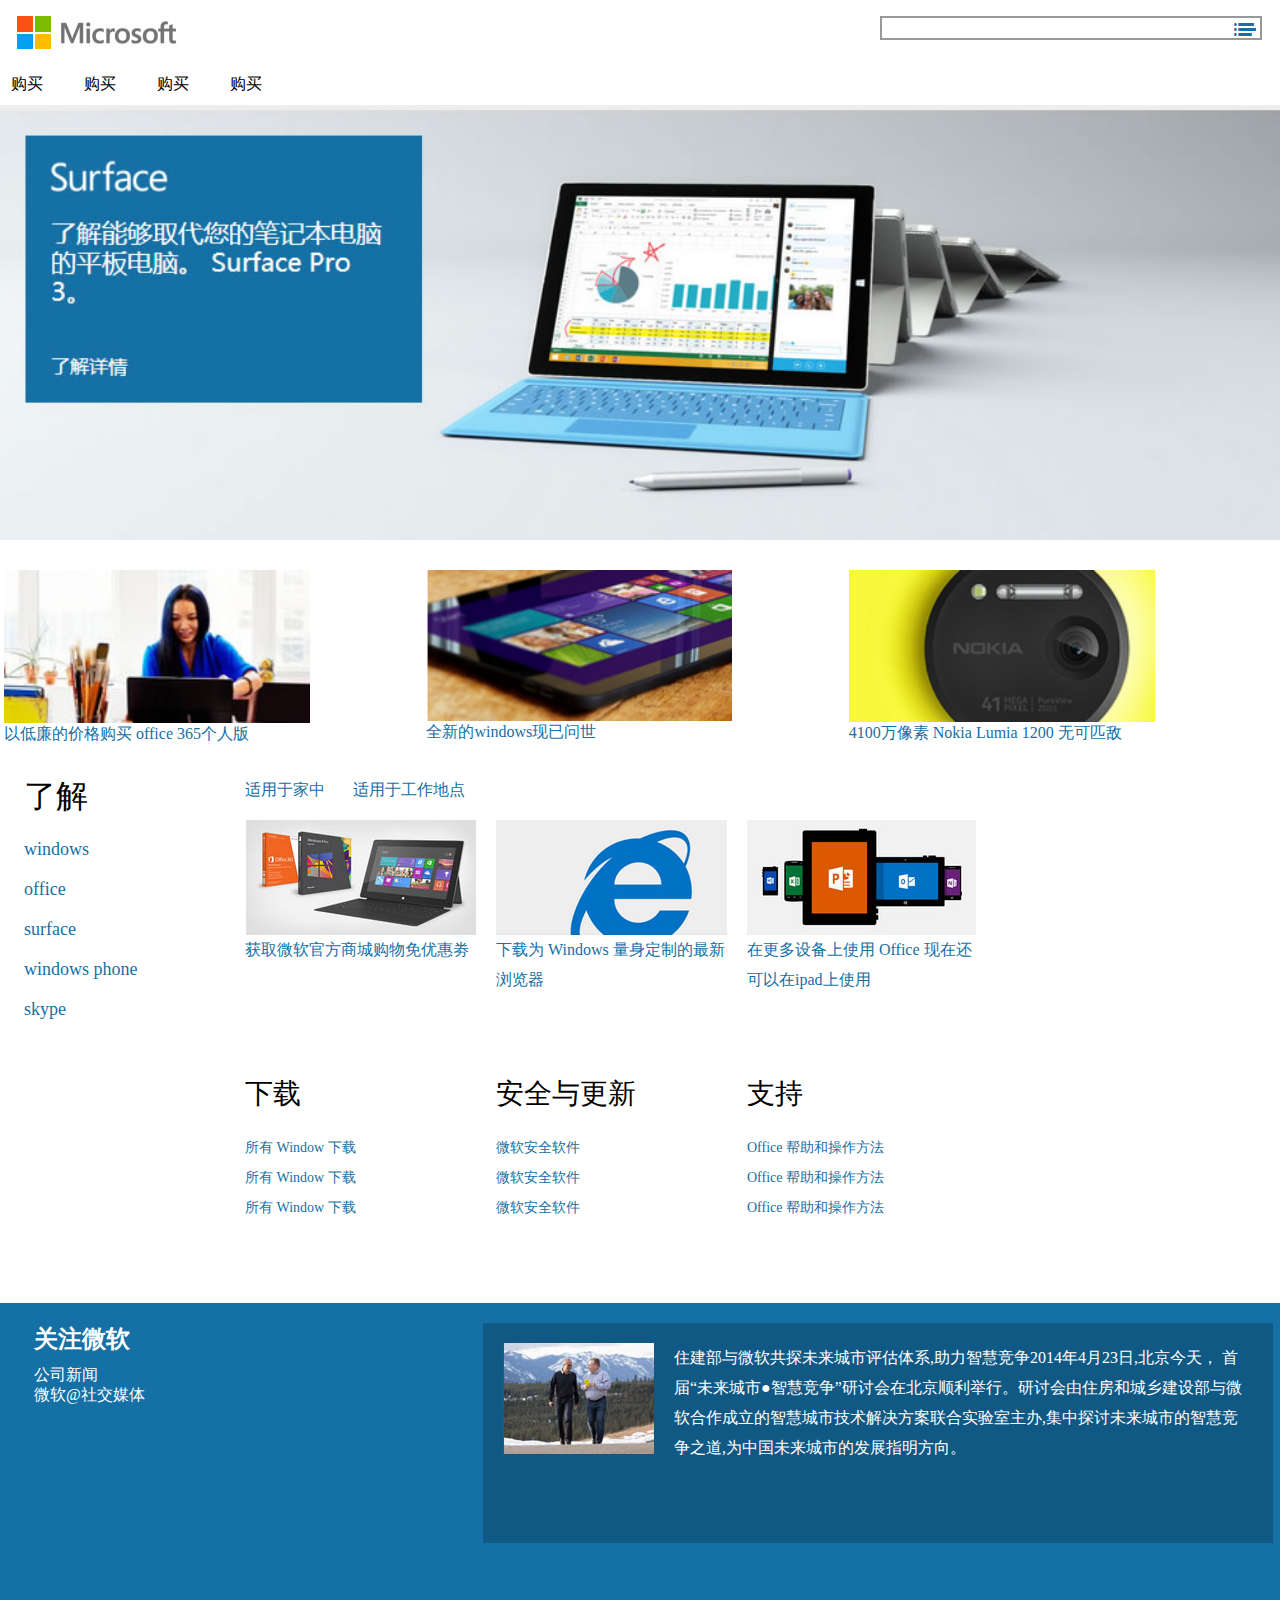
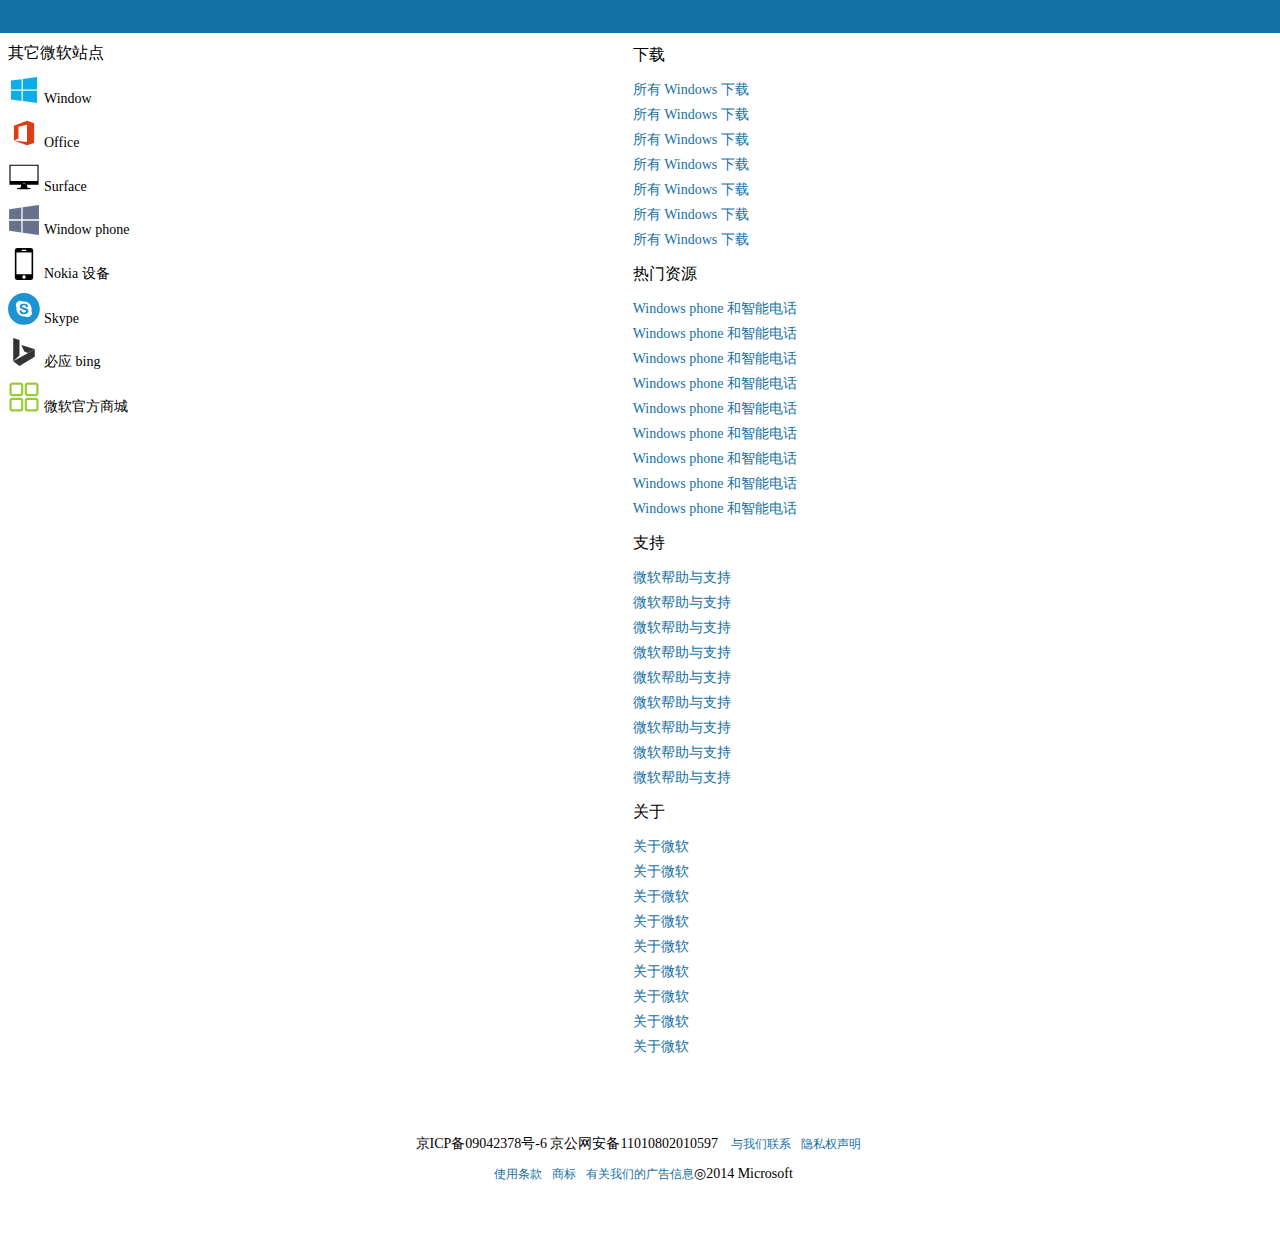
<file: index.html>
<!DOCTYPE html>
<html lang="en">
<head>
	<meta charset="UTF-8">
	<title>微软中国</title>
	<link rel="stylesheet" href="css/resrt.css" type="text/css">
    <link rel="stylesheet" href="css/phone.css" type="text/css">
    <link rel="stylesheet" href="css/pad.css" type="text/css" media="(min-width:768px)">
    <link rel="stylesheet" href="css/pc.css" type="text/css" media="(min-width:992px)">
		<script src="font/iconfont.js" ></script>
		<script src="font1/iconfont.js"></script>
    <meta id="viewport" name="viewport" content="width=device-width,minimum-scale=1,maximum-scale=1">
    <style>
				.icon {
  				width: 5em;
  				height: 5em;
  				vertical-align: -0.15em;
  				fill: currentColor;
  				overflow: hidden;
				}
				.qita .icon {
  				width: 2em;
  				height: 2em;
  				vertical-align: -0.15em;
  				fill: currentColor;
  				overflow: hidden;
				}
</style>
</head>
<body>

	<div class="header clearfix cw">
		<div class="hd_lf fl">
			<img src="images/phone_logo.jpg" alt="" class="pad_hide">
			<img src="images/pad_logo.jpg" alt="" class="phone_hide pad_show">
		</div>
		<div class="hd_rt fr">
			<p class="pad_hide">
				<a href="#">菜单</a>
				<a href="#" class="tb tb1"></a>
				<a href="#" class="tb"></a>
			</p>

			<div class="sousuo phone_hide pad_show">
				<input type="text" class="sou">
				<span class="tb"></span>
			</div>
		</div>
	</div>


	<div class="nav clearfix">
		<ul>
			<li id="shop">
				<a href="###">购买</a>
				<div class="xiala" id="xiala">
					<p>下拉菜单</p>
					<p>下拉菜单</p>
					<p>下拉菜单</p>
				</div>
			</li>
			<li id="shop2">
				<a href="###">购买</a>
				<div class="xiala" id="xiala2">
					<p>下拉菜单</p>
					<p>下拉菜单</p>
					<p>下拉菜单</p>
				</div>
			</li>
			<li id="shop3">
				<a href="###">购买</a>
				<div class="xiala" id="xiala3">
					<p>下拉菜单</p>
					<p>下拉菜单</p>
					<p>下拉菜单</p>
				</div>
			</li>
			<li id="shop4">
				<a href="###">购买</a>
				<div class="xiala" id="xiala4">
					<p>下拉菜单</p>
					<p>下拉菜单</p>
					<p>下拉菜单</p>
				</div>
			</li>
		</ul>
	</div>

	<script>
		var oShop = document.getElementById('shop');
		var oXiala = document.getElementById('xiala');
		var oShop2 = document.getElementById('shop2');
		var oXiala2 = document.getElementById('xiala2');
		var oShop3 = document.getElementById('shop3');
		var oXiala3 = document.getElementById('xiala3');
		var oShop4 = document.getElementById('shop4');
		var oXiala4 = document.getElementById('xiala4');

		oShop.onclick = function () {
			if(oXiala.style.display == 'block'){
				oXiala.style.display = 'none';
			}
			else{
				oXiala.style.display = 'block';
			}
		}
		oShop2.onclick = function () {
			if(oXiala2.style.display == 'block'){
				oXiala2.style.display = 'none';
			}
			else{
				oXiala2.style.display = 'block';
			}
		}
		oShop3.onclick = function () {
			if(oXiala3.style.display == 'block'){
				oXiala3.style.display = 'none';
			}
			else{
				oXiala3.style.display = 'block';
			}
		}
		oShop4.onclick = function () {
			if(oXiala4.style.display == 'block'){
				oXiala4.style.display = 'none';
			}
			else{
				oXiala4.style.display = 'block';
			}
		}

	</script>

	<div class="banner">
			<div class="pad_hide">
				<img src="images/phone_banner.jpg" width="100%">
				<img src="images/phone_tu2.jpg" width="100%">
				<img src="images/phone_tu3.jpg" width="100%" class="i1">
				<p>以低廉的价格购买 office 365个人版</p>
				<img src="images/phone_tu4.jpg" width="100%">
				<p>全新的windows现已问世</p>
				<img src="images/phone_tu5.jpg" width="100%">
				<p>4100万像素 Nokia Lumia 1200 无可匹敌</p>
							<div class="tubiao">
							<ul class="clearfix">
								<li class="l1">
									<svg class="icon" aria-hidden="true">
  									<use xlink:href="#icon-windows"></use>
									</svg>
									<p>Windows</p>
								</li>
								<li>
									<svg class="icon" aria-hidden="true">
  									<use xlink:href="#icon-MicrosoftOffice"></use>
									</svg>
									<p>Office</p>
								</li>
								<li>
									<svg class="icon" aria-hidden="true">
  									<use xlink:href="#icon-diannao"></use>
									</svg>
									<p>Surface</p>
								</li>
								<li class="l1">
									<svg class="icon" aria-hidden="true">
  									<use xlink:href="#icon-zifuwuicon-"></use>
									</svg>
									<p>Windows phone</p>
								</li>
								<li>
									<svg class="icon" aria-hidden="true">
  									<use xlink:href="#icon-skype"></use>
									</svg>
									<p>Skype</p>
								</li>
							</ul>
							</div>
							<div class="wenzi">
								<div class="shang">
									<img src="images/phone_wenzi.jpg">
									<p>住建部与微软共探未来城市评估体系,助力智慧竞争2014年4月23日,北京今天， 首届“未来城市●智慧竞争”研讨会在北京顺利举行。研讨会由住房和城乡建设部与微软合作成立的智慧城市技术解决方案联合实验室主办,集中探讨未来城市的智慧竞争之道,为中国未来城市的发展指明方向。</p>
								</div>
								<div class="xia">
									<h2>关注微软</h2>
									<p>公司新闻</p>
									<p>微软@社交媒体</p>
								</div>
							</div>
							</div>
		</div>
		<div class="phone_hide pad_show pc_show">
		<img src="images/pad_banner.jpg"width="100%" class="pc_hide pad_show">
		<img src="images/pad_tu2.jpg" width="100%" class="pad_show pc_hide">
		<img src="images/pc_banner.jpg" width="100%"class="pad_hide pc_show">
		<ul class="clearfix pc_show pad_show content1 cw">
			<li>
				<img src="images/pad_tu3.jpg">
				<p>以低廉的价格购买 office 365个人版</p>
			</li>
			<li>
				<img src="images/pad_tu4.png">
				<p>全新的windows现已问世</p>
			</li>
			<li>
				<img src="images/pad_tu5.png">
				<p>4100万像素 Nokia Lumia 1200 无可匹敌</p>
			</li>
		</ul>
	</div>
		<div class=" pc_show pad_show phone_hide cw clearfix">
		<div class="bnav">
			<h3>了解</h3>
			<a href="#" class="a1">windows</a>
			<a href="#">office</a>
			<a href="#">surface</a>
			<a href="#">windows phone</a>
			<a href="#">skype</a>
		</div>
		<div class="bnav2 cw">
					<a href="###" class="a">适用于家中</a>
					<a href="###" class="a">适用于工作地点</a>
					<ul class="bn2 clearfix">
						<li>
							<img src="images/pc_bnav1.jpg">
							<p>获取微软官方商城购物免优惠劵</p>
						</li>
						<li>
							<img src="images/pc_bnav2.jpg">
							<p>下载为 Windows 量身定制的最新浏览器</p>
						</li>
						<li>
							<img src="images/pc_bnav3.jpg">
							<p>在更多设备上使用 Office 现在还可以在ipad上使用</p>
						</li>
						<li>
							<h3>下载</h3>
							<a href="">所有 Window 下载 </a>
							<a href="">所有 Window 下载</a>
							<a href="">所有 Window 下载</a>
						</li>
						<li>
							<h3>安全与更新</h3>
							<a href="">微软安全软件</a>
							<a href="">微软安全软件</a>
							<a href="">微软安全软件</a>
						</li>
						<li>
							<h3>支持</h3>
							<a href="">Office 帮助和操作方法</a>
							<a href="">Office 帮助和操作方法</a>
							<a href="">Office 帮助和操作方法</a>
						</li>
					</ul>
		</div>
	</div>
	<div class="wenzi pad_show phone_hide pc_hide cw">
				<div class="shang">
					<img src="images/pad_wenzi.jpg">
					<p>住建部与微软共探未来城市评估体系,助力智慧竞争2014年4月23日,北京今天， 首届“未来城市●智慧竞争”研讨会在北京顺利举行。研讨会由住房和城乡建设部与微软合作成立的智慧城市技术解决方案联合实验室主办,集中探讨未来城市的智慧竞争之道,为中国未来城市的发展指明方向。</p>
				</div>
				<div class="xia">
					<h2>关注微软</h2>
					<p>公司新闻</p>
					<p>微软@社交媒体</p>
				</div>
</div>
	<div class="wenzi pad_hide phone_hide pc_show cw">
				<div class="shang">
					<img src="images/pad_wenzi.jpg">
					<p>住建部与微软共探未来城市评估体系,助力智慧竞争2014年4月23日,北京今天， 首届“未来城市●智慧竞争”研讨会在北京顺利举行。研讨会由住房和城乡建设部与微软合作成立的智慧城市技术解决方案联合实验室主办,集中探讨未来城市的智慧竞争之道,为中国未来城市的发展指明方向。</p>
				</div>
				<div class="xia">
					<h2>关注微软</h2>
					<p>公司新闻</p>
					<p>微软@社交媒体</p>
				</div>
</div>
<div class="foot1 cw clearfix">
<div class="qita cw clearfix">
	<p>其它微软站点</p>
	<ul class="clearfix">
		<li>
			<svg class="icon" aria-hidden="true">
      <use xlink:href="#icon-windows"></use>
     </svg>
     <span>Window</span>
		</li>
		<li>
			<svg class="icon" aria-hidden="true">
      <use xlink:href="#icon-MicrosoftOffice"></use>
     </svg>
     <span>Office</span>
		</li>
		<li>
			<svg class="icon" aria-hidden="true">
      <use xlink:href="#icon-diannao"></use>
     </svg>
     <span>Surface</span>
		</li>
		<li>
			<svg class="icon" aria-hidden="true">
      <use xlink:href="#icon-zifuwuicon-"></use>
     </svg>
     <span>Window phone</span>
		</li>
		<li>
			<svg class="icon" aria-hidden="true">
      <use xlink:href="#icon-shouji"></use>
     </svg>
     <span>Nokia 设备</span>
		</li>
		<li>
			<svg class="icon" aria-hidden="true">
      <use xlink:href="#icon-skype"></use>
     </svg>
     <span>Skype</span>
		</li>
		<li>
			<svg class="icon" aria-hidden="true">
      <use xlink:href="#icon-biying"></use>
     </svg>
     <span>必应 bing</span>
		</li>
		<li>
			<svg class="icon" aria-hidden="true">
      <use xlink:href="#icon-yingyong"></use>
     </svg>
     <span>微软官方商城</span>
		</li>
	</ul>
</div>
<ul class="xiazai cw clearfix">
	<li>
		<p>下载</p>
		<a href="#">所有 Windows 下载</a>
		<a href="#">所有 Windows 下载</a>
		<a href="#">所有 Windows 下载</a>
		<a href="#">所有 Windows 下载</a>
		<a href="#">所有 Windows 下载</a>
		<a href="#">所有 Windows 下载</a>
		<a href="#">所有 Windows 下载</a>
	</li>
	<li>
		<p>热门资源</p>
		<a href="#">Windows phone 和智能电话</a>
		<a href="#">Windows phone 和智能电话</a>
		<a href="#">Windows phone 和智能电话</a>
		<a href="#">Windows phone 和智能电话</a>
		<a href="#">Windows phone 和智能电话</a>
		<a href="#">Windows phone 和智能电话</a>
		<a href="#">Windows phone 和智能电话</a>
		<a href="#">Windows phone 和智能电话</a>
		<a href="#">Windows phone 和智能电话</a>
	</li>
	<li class="phone_hide pad_show pc_show">
		<p>支持</p>
		<a href="#">微软帮助与支持</a>
		<a href="#">微软帮助与支持</a>
		<a href="#">微软帮助与支持</a>
		<a href="#">微软帮助与支持</a>
		<a href="#">微软帮助与支持</a>
		<a href="#">微软帮助与支持</a>
		<a href="#">微软帮助与支持</a>
		<a href="#">微软帮助与支持</a>
		<a href="#">微软帮助与支持</a>
	</li>
	<li class="phone_hide pad_show pc_show">
		<p>关于</p>
		<a href="#">关于微软</a>
		<a href="#">关于微软</a>
		<a href="#">关于微软</a>
		<a href="#">关于微软</a>
		<a href="#">关于微软</a>
		<a href="#">关于微软</a>
		<a href="#">关于微软</a>
		<a href="#">关于微软</a>
		<a href="#">关于微软</a>
	</li>
</ul>
</div>
<div class="foot2 cw pad_show pc_show">
	<p>京ICP备09042378号-6 京公网安备11010802010597 <a href="#">与我们联系</a><a href="#">隐私权声明</a></p>
	<p><a href="#">使用条款</a><a href="#">商标</a><a href="#">有关我们的广告信息</a>◎2014 Microsoft</p>
</div>
</body>
</html>
</file>
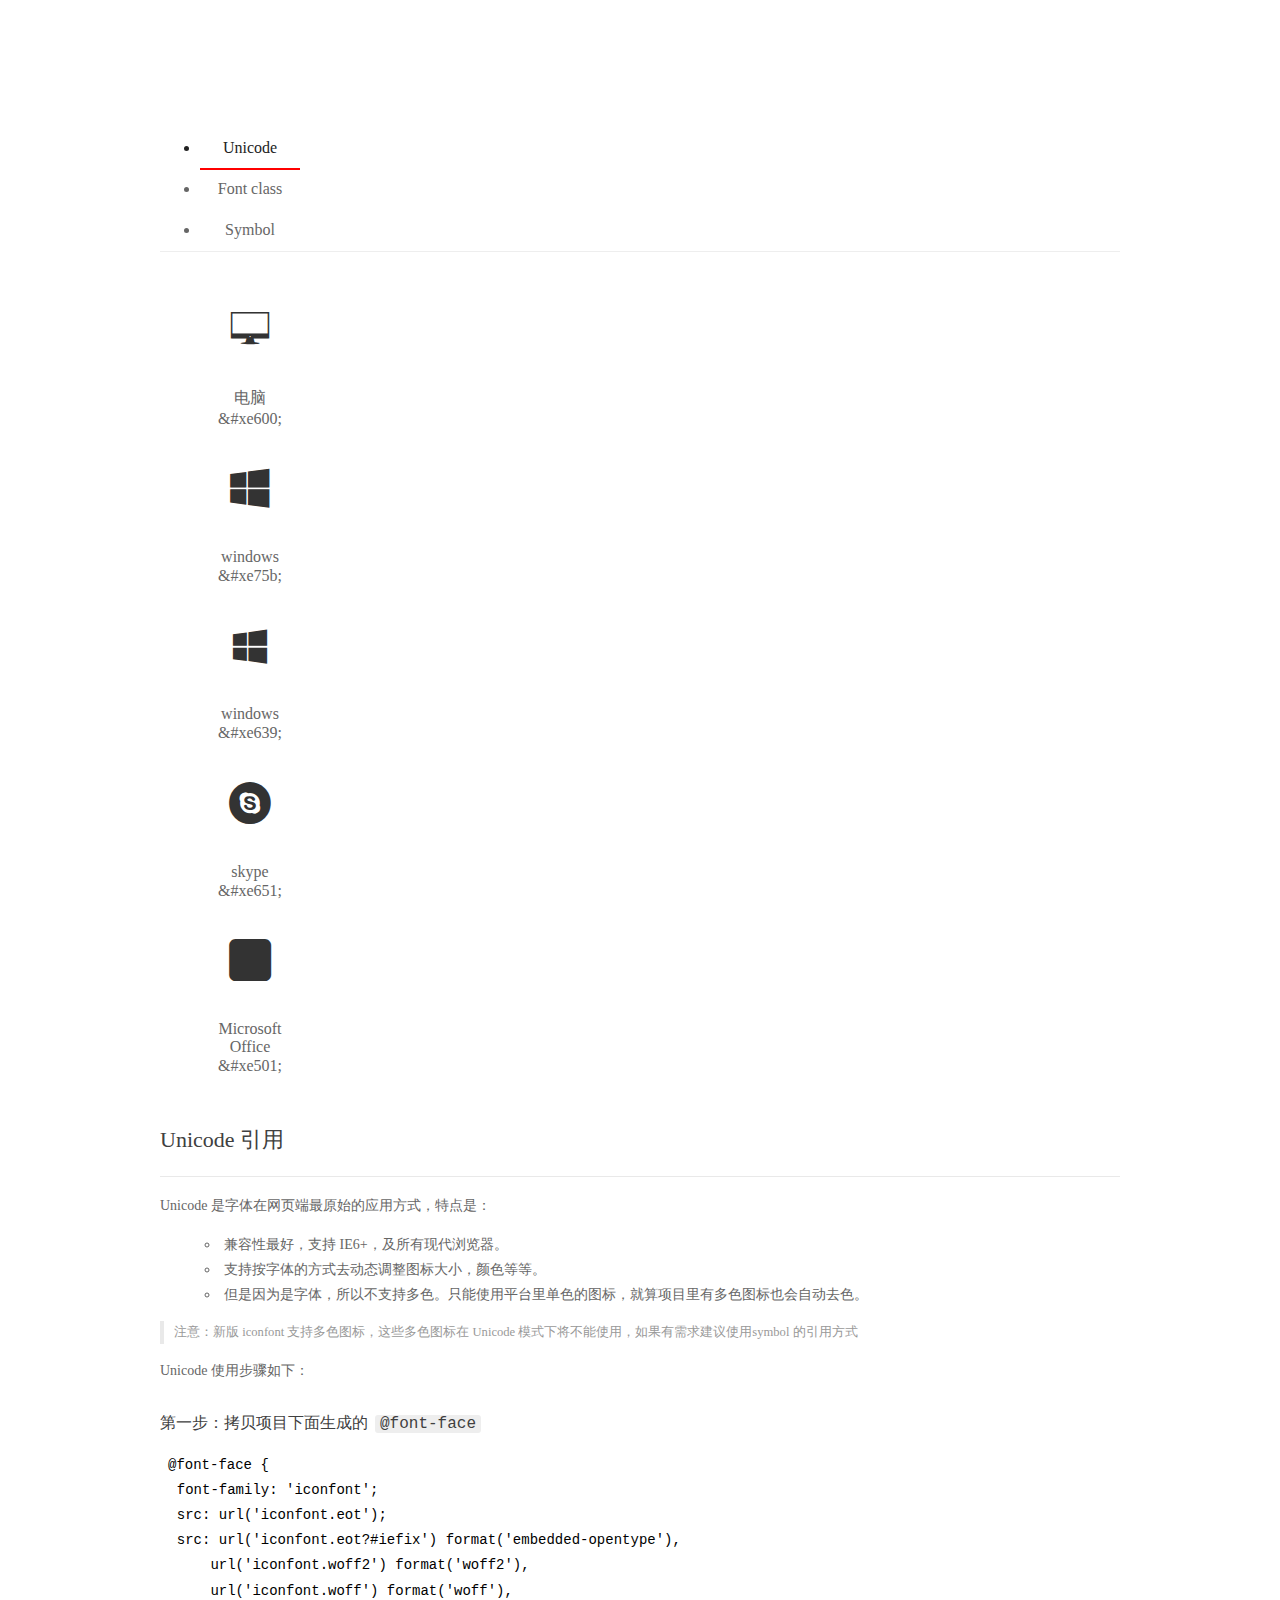
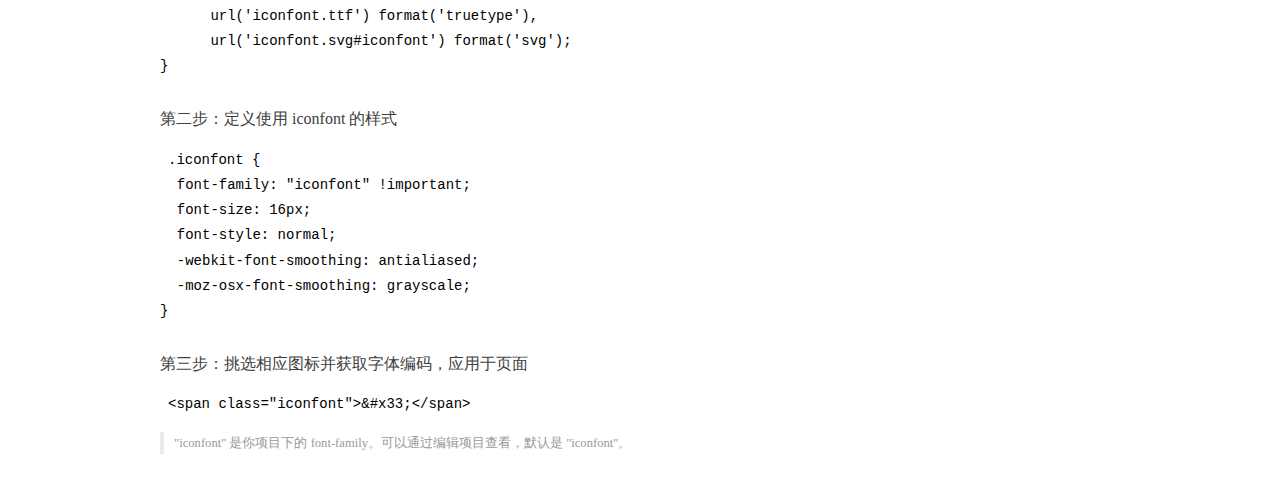
<file: font/demo_index.html>
<!DOCTYPE html>
<html>
<head>
  <meta charset="utf-8"/>
  <title>IconFont Demo</title>
  <link rel="shortcut icon" href="https://gtms04.alicdn.com/tps/i4/TB1_oz6GVXXXXaFXpXXJDFnIXXX-64-64.ico" type="image/x-icon"/>
  <link rel="stylesheet" href="https://g.alicdn.com/thx/cube/1.3.2/cube.min.css">
  <link rel="stylesheet" href="demo.css">
  <link rel="stylesheet" href="iconfont.css">
  <script src="iconfont.js"></script>
  <!-- jQuery -->
  <script src="https://a1.alicdn.com/oss/uploads/2018/12/26/7bfddb60-08e8-11e9-9b04-53e73bb6408b.js"></script>
  <!-- 代码高亮 -->
  <script src="https://a1.alicdn.com/oss/uploads/2018/12/26/a3f714d0-08e6-11e9-8a15-ebf944d7534c.js"></script>
</head>
<body>
  <div class="main">
    <h1 class="logo"><a href="https://www.iconfont.cn/" title="iconfont 首页" target="_blank">&#xe86b;</a></h1>
    <div class="nav-tabs">
      <ul id="tabs" class="dib-box">
        <li class="dib active"><span>Unicode</span></li>
        <li class="dib"><span>Font class</span></li>
        <li class="dib"><span>Symbol</span></li>
      </ul>
      
    </div>
    <div class="tab-container">
      <div class="content unicode" style="display: block;">
          <ul class="icon_lists dib-box">
          
            <li class="dib">
              <span class="icon iconfont">&#xe600;</span>
                <div class="name">电脑</div>
                <div class="code-name">&amp;#xe600;</div>
              </li>
          
            <li class="dib">
              <span class="icon iconfont">&#xe75b;</span>
                <div class="name">windows</div>
                <div class="code-name">&amp;#xe75b;</div>
              </li>
          
            <li class="dib">
              <span class="icon iconfont">&#xe639;</span>
                <div class="name">windows</div>
                <div class="code-name">&amp;#xe639;</div>
              </li>
          
            <li class="dib">
              <span class="icon iconfont">&#xe651;</span>
                <div class="name">skype</div>
                <div class="code-name">&amp;#xe651;</div>
              </li>
          
            <li class="dib">
              <span class="icon iconfont">&#xe501;</span>
                <div class="name">Microsoft Office</div>
                <div class="code-name">&amp;#xe501;</div>
              </li>
          
          </ul>
          <div class="article markdown">
          <h2 id="unicode-">Unicode 引用</h2>
          <hr>

          <p>Unicode 是字体在网页端最原始的应用方式，特点是：</p>
          <ul>
            <li>兼容性最好，支持 IE6+，及所有现代浏览器。</li>
            <li>支持按字体的方式去动态调整图标大小，颜色等等。</li>
            <li>但是因为是字体，所以不支持多色。只能使用平台里单色的图标，就算项目里有多色图标也会自动去色。</li>
          </ul>
          <blockquote>
            <p>注意：新版 iconfont 支持多色图标，这些多色图标在 Unicode 模式下将不能使用，如果有需求建议使用symbol 的引用方式</p>
          </blockquote>
          <p>Unicode 使用步骤如下：</p>
          <h3 id="-font-face">第一步：拷贝项目下面生成的 <code>@font-face</code></h3>
<pre><code class="language-css"
>@font-face {
  font-family: 'iconfont';
  src: url('iconfont.eot');
  src: url('iconfont.eot?#iefix') format('embedded-opentype'),
      url('iconfont.woff2') format('woff2'),
      url('iconfont.woff') format('woff'),
      url('iconfont.ttf') format('truetype'),
      url('iconfont.svg#iconfont') format('svg');
}
</code></pre>
          <h3 id="-iconfont-">第二步：定义使用 iconfont 的样式</h3>
<pre><code class="language-css"
>.iconfont {
  font-family: "iconfont" !important;
  font-size: 16px;
  font-style: normal;
  -webkit-font-smoothing: antialiased;
  -moz-osx-font-smoothing: grayscale;
}
</code></pre>
          <h3 id="-">第三步：挑选相应图标并获取字体编码，应用于页面</h3>
<pre>
<code class="language-html"
>&lt;span class="iconfont"&gt;&amp;#x33;&lt;/span&gt;
</code></pre>
          <blockquote>
            <p>"iconfont" 是你项目下的 font-family。可以通过编辑项目查看，默认是 "iconfont"。</p>
          </blockquote>
          </div>
      </div>
      <div class="content font-class">
        <ul class="icon_lists dib-box">
          
          <li class="dib">
            <span class="icon iconfont icon-diannao"></span>
            <div class="name">
              电脑
            </div>
            <div class="code-name">.icon-diannao
            </div>
          </li>
          
          <li class="dib">
            <span class="icon iconfont icon-zifuwuicon-"></span>
            <div class="name">
              windows
            </div>
            <div class="code-name">.icon-zifuwuicon-
            </div>
          </li>
          
          <li class="dib">
            <span class="icon iconfont icon-windows"></span>
            <div class="name">
              windows
            </div>
            <div class="code-name">.icon-windows
            </div>
          </li>
          
          <li class="dib">
            <span class="icon iconfont icon-skype"></span>
            <div class="name">
              skype
            </div>
            <div class="code-name">.icon-skype
            </div>
          </li>
          
          <li class="dib">
            <span class="icon iconfont icon-MicrosoftOffice"></span>
            <div class="name">
              Microsoft Office
            </div>
            <div class="code-name">.icon-MicrosoftOffice
            </div>
          </li>
          
        </ul>
        <div class="article markdown">
        <h2 id="font-class-">font-class 引用</h2>
        <hr>

        <p>font-class 是 Unicode 使用方式的一种变种，主要是解决 Unicode 书写不直观，语意不明确的问题。</p>
        <p>与 Unicode 使用方式相比，具有如下特点：</p>
        <ul>
          <li>兼容性良好，支持 IE8+，及所有现代浏览器。</li>
          <li>相比于 Unicode 语意明确，书写更直观。可以很容易分辨这个 icon 是什么。</li>
          <li>因为使用 class 来定义图标，所以当要替换图标时，只需要修改 class 里面的 Unicode 引用。</li>
          <li>不过因为本质上还是使用的字体，所以多色图标还是不支持的。</li>
        </ul>
        <p>使用步骤如下：</p>
        <h3 id="-fontclass-">第一步：引入项目下面生成的 fontclass 代码：</h3>
<pre><code class="language-html">&lt;link rel="stylesheet" href="./iconfont.css"&gt;
</code></pre>
        <h3 id="-">第二步：挑选相应图标并获取类名，应用于页面：</h3>
<pre><code class="language-html">&lt;span class="iconfont icon-xxx"&gt;&lt;/span&gt;
</code></pre>
        <blockquote>
          <p>"
            iconfont" 是你项目下的 font-family。可以通过编辑项目查看，默认是 "iconfont"。</p>
        </blockquote>
      </div>
      </div>
      <div class="content symbol">
          <ul class="icon_lists dib-box">
          
            <li class="dib">
                <svg class="icon svg-icon" aria-hidden="true">
                  <use xlink:href="#icon-diannao"></use>
                </svg>
                <div class="name">电脑</div>
                <div class="code-name">#icon-diannao</div>
            </li>
          
            <li class="dib">
                <svg class="icon svg-icon" aria-hidden="true">
                  <use xlink:href="#icon-zifuwuicon-"></use>
                </svg>
                <div class="name">windows</div>
                <div class="code-name">#icon-zifuwuicon-</div>
            </li>
          
            <li class="dib">
                <svg class="icon svg-icon" aria-hidden="true">
                  <use xlink:href="#icon-windows"></use>
                </svg>
                <div class="name">windows</div>
                <div class="code-name">#icon-windows</div>
            </li>
          
            <li class="dib">
                <svg class="icon svg-icon" aria-hidden="true">
                  <use xlink:href="#icon-skype"></use>
                </svg>
                <div class="name">skype</div>
                <div class="code-name">#icon-skype</div>
            </li>
          
            <li class="dib">
                <svg class="icon svg-icon" aria-hidden="true">
                  <use xlink:href="#icon-MicrosoftOffice"></use>
                </svg>
                <div class="name">Microsoft Office</div>
                <div class="code-name">#icon-MicrosoftOffice</div>
            </li>
          
          </ul>
          <div class="article markdown">
          <h2 id="symbol-">Symbol 引用</h2>
          <hr>

          <p>这是一种全新的使用方式，应该说这才是未来的主流，也是平台目前推荐的用法。相关介绍可以参考这篇<a href="">文章</a>
            这种用法其实是做了一个 SVG 的集合，与另外两种相比具有如下特点：</p>
          <ul>
            <li>支持多色图标了，不再受单色限制。</li>
            <li>通过一些技巧，支持像字体那样，通过 <code>font-size</code>, <code>color</code> 来调整样式。</li>
            <li>兼容性较差，支持 IE9+，及现代浏览器。</li>
            <li>浏览器渲染 SVG 的性能一般，还不如 png。</li>
          </ul>
          <p>使用步骤如下：</p>
          <h3 id="-symbol-">第一步：引入项目下面生成的 symbol 代码：</h3>
<pre><code class="language-html">&lt;script src="./iconfont.js"&gt;&lt;/script&gt;
</code></pre>
          <h3 id="-css-">第二步：加入通用 CSS 代码（引入一次就行）：</h3>
<pre><code class="language-html">&lt;style&gt;
.icon {
  width: 1em;
  height: 1em;
  vertical-align: -0.15em;
  fill: currentColor;
  overflow: hidden;
}
&lt;/style&gt;
</code></pre>
          <h3 id="-">第三步：挑选相应图标并获取类名，应用于页面：</h3>
<pre><code class="language-html">&lt;svg class="icon" aria-hidden="true"&gt;
  &lt;use xlink:href="#icon-xxx"&gt;&lt;/use&gt;
&lt;/svg&gt;
</code></pre>
          </div>
      </div>

    </div>
  </div>
  <script>
  $(document).ready(function () {
      $('.tab-container .content:first').show()

      $('#tabs li').click(function (e) {
        var tabContent = $('.tab-container .content')
        var index = $(this).index()

        if ($(this).hasClass('active')) {
          return
        } else {
          $('#tabs li').removeClass('active')
          $(this).addClass('active')

          tabContent.hide().eq(index).fadeIn()
        }
      })
    })
  </script>
</body>
</html>
</file>
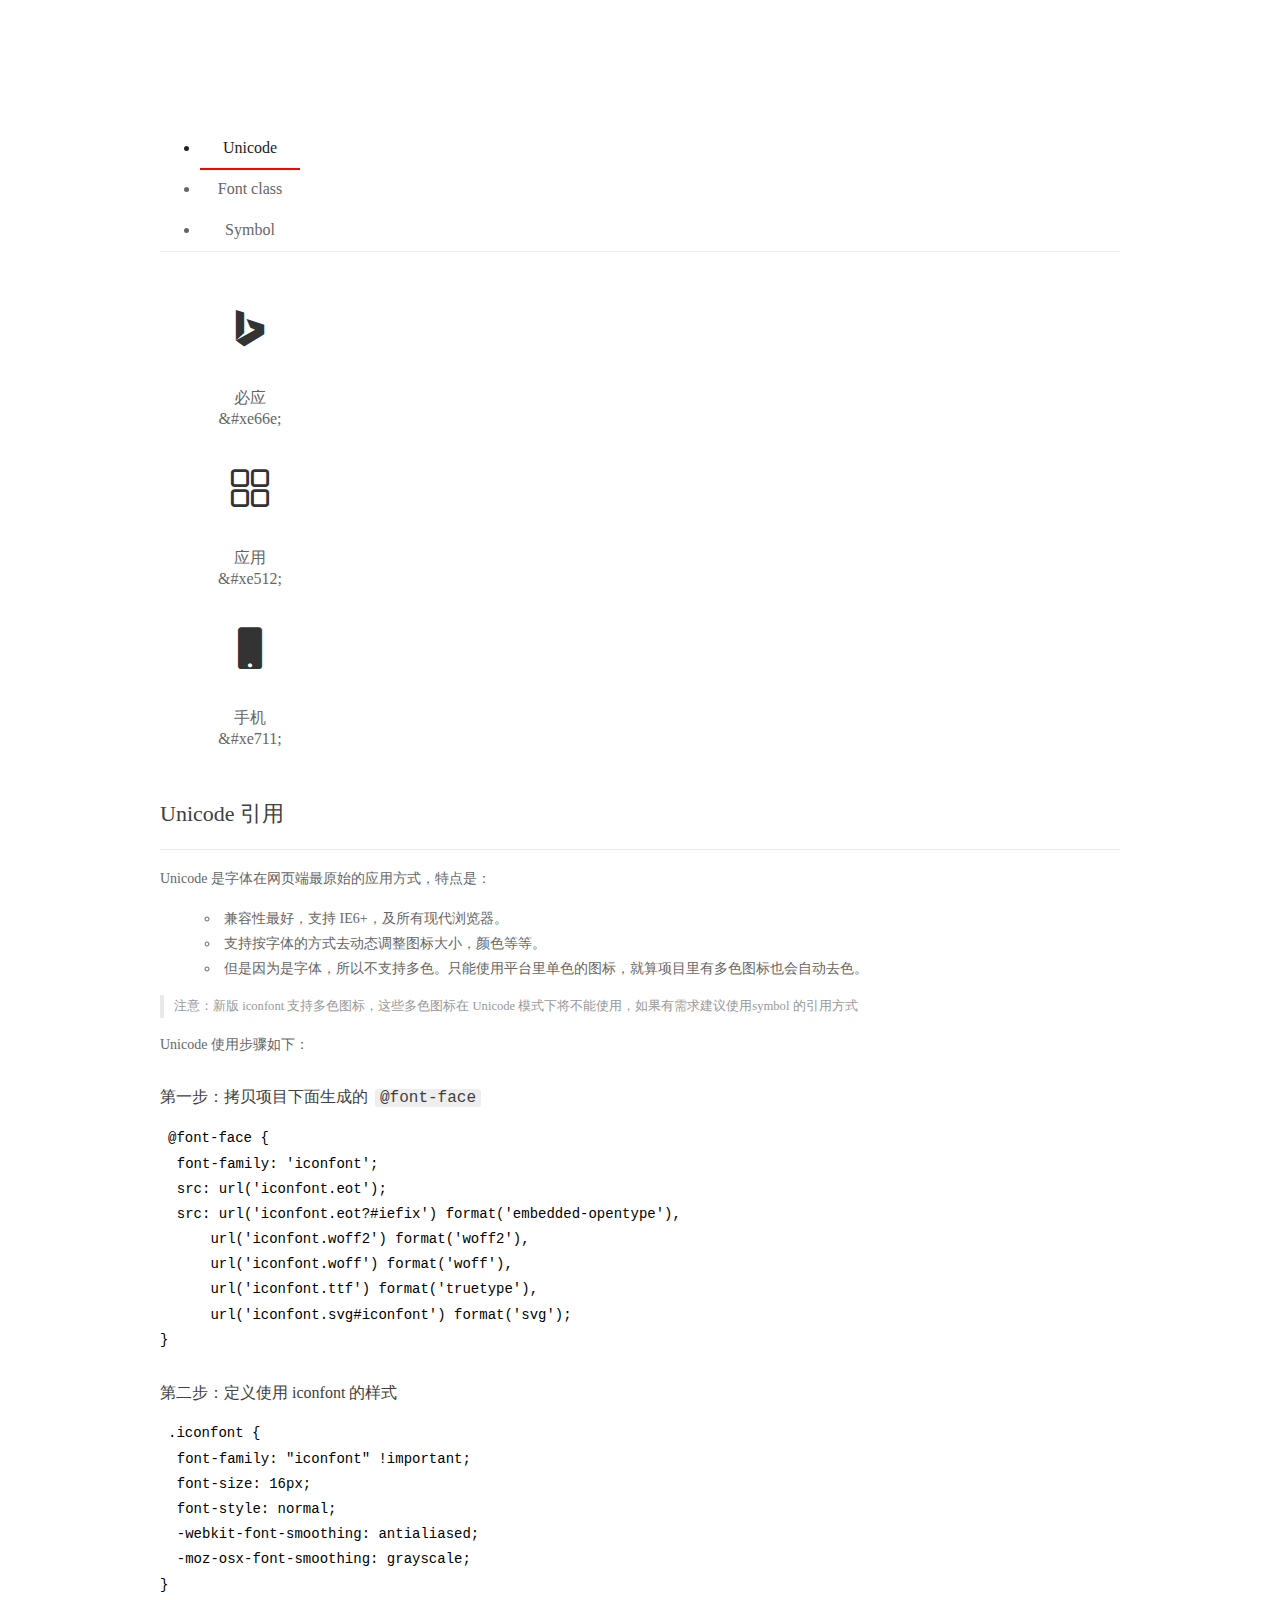
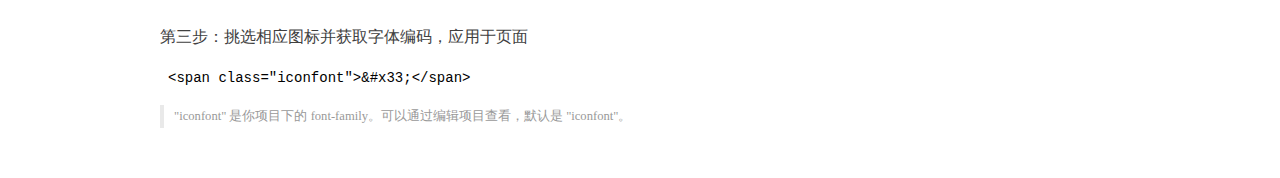
<file: font1/demo_index.html>
<!DOCTYPE html>
<html>
<head>
  <meta charset="utf-8"/>
  <title>IconFont Demo</title>
  <link rel="shortcut icon" href="https://gtms04.alicdn.com/tps/i4/TB1_oz6GVXXXXaFXpXXJDFnIXXX-64-64.ico" type="image/x-icon"/>
  <link rel="stylesheet" href="https://g.alicdn.com/thx/cube/1.3.2/cube.min.css">
  <link rel="stylesheet" href="demo.css">
  <link rel="stylesheet" href="iconfont.css">
  <script src="iconfont.js"></script>
  <!-- jQuery -->
  <script src="https://a1.alicdn.com/oss/uploads/2018/12/26/7bfddb60-08e8-11e9-9b04-53e73bb6408b.js"></script>
  <!-- 代码高亮 -->
  <script src="https://a1.alicdn.com/oss/uploads/2018/12/26/a3f714d0-08e6-11e9-8a15-ebf944d7534c.js"></script>
</head>
<body>
  <div class="main">
    <h1 class="logo"><a href="https://www.iconfont.cn/" title="iconfont 首页" target="_blank">&#xe86b;</a></h1>
    <div class="nav-tabs">
      <ul id="tabs" class="dib-box">
        <li class="dib active"><span>Unicode</span></li>
        <li class="dib"><span>Font class</span></li>
        <li class="dib"><span>Symbol</span></li>
      </ul>
      
    </div>
    <div class="tab-container">
      <div class="content unicode" style="display: block;">
          <ul class="icon_lists dib-box">
          
            <li class="dib">
              <span class="icon iconfont">&#xe66e;</span>
                <div class="name">必应</div>
                <div class="code-name">&amp;#xe66e;</div>
              </li>
          
            <li class="dib">
              <span class="icon iconfont">&#xe512;</span>
                <div class="name">应用</div>
                <div class="code-name">&amp;#xe512;</div>
              </li>
          
            <li class="dib">
              <span class="icon iconfont">&#xe711;</span>
                <div class="name">手机</div>
                <div class="code-name">&amp;#xe711;</div>
              </li>
          
          </ul>
          <div class="article markdown">
          <h2 id="unicode-">Unicode 引用</h2>
          <hr>

          <p>Unicode 是字体在网页端最原始的应用方式，特点是：</p>
          <ul>
            <li>兼容性最好，支持 IE6+，及所有现代浏览器。</li>
            <li>支持按字体的方式去动态调整图标大小，颜色等等。</li>
            <li>但是因为是字体，所以不支持多色。只能使用平台里单色的图标，就算项目里有多色图标也会自动去色。</li>
          </ul>
          <blockquote>
            <p>注意：新版 iconfont 支持多色图标，这些多色图标在 Unicode 模式下将不能使用，如果有需求建议使用symbol 的引用方式</p>
          </blockquote>
          <p>Unicode 使用步骤如下：</p>
          <h3 id="-font-face">第一步：拷贝项目下面生成的 <code>@font-face</code></h3>
<pre><code class="language-css"
>@font-face {
  font-family: 'iconfont';
  src: url('iconfont.eot');
  src: url('iconfont.eot?#iefix') format('embedded-opentype'),
      url('iconfont.woff2') format('woff2'),
      url('iconfont.woff') format('woff'),
      url('iconfont.ttf') format('truetype'),
      url('iconfont.svg#iconfont') format('svg');
}
</code></pre>
          <h3 id="-iconfont-">第二步：定义使用 iconfont 的样式</h3>
<pre><code class="language-css"
>.iconfont {
  font-family: "iconfont" !important;
  font-size: 16px;
  font-style: normal;
  -webkit-font-smoothing: antialiased;
  -moz-osx-font-smoothing: grayscale;
}
</code></pre>
          <h3 id="-">第三步：挑选相应图标并获取字体编码，应用于页面</h3>
<pre>
<code class="language-html"
>&lt;span class="iconfont"&gt;&amp;#x33;&lt;/span&gt;
</code></pre>
          <blockquote>
            <p>"iconfont" 是你项目下的 font-family。可以通过编辑项目查看，默认是 "iconfont"。</p>
          </blockquote>
          </div>
      </div>
      <div class="content font-class">
        <ul class="icon_lists dib-box">
          
          <li class="dib">
            <span class="icon iconfont icon-biying"></span>
            <div class="name">
              必应
            </div>
            <div class="code-name">.icon-biying
            </div>
          </li>
          
          <li class="dib">
            <span class="icon iconfont icon-yingyong"></span>
            <div class="name">
              应用
            </div>
            <div class="code-name">.icon-yingyong
            </div>
          </li>
          
          <li class="dib">
            <span class="icon iconfont icon-shouji"></span>
            <div class="name">
              手机
            </div>
            <div class="code-name">.icon-shouji
            </div>
          </li>
          
        </ul>
        <div class="article markdown">
        <h2 id="font-class-">font-class 引用</h2>
        <hr>

        <p>font-class 是 Unicode 使用方式的一种变种，主要是解决 Unicode 书写不直观，语意不明确的问题。</p>
        <p>与 Unicode 使用方式相比，具有如下特点：</p>
        <ul>
          <li>兼容性良好，支持 IE8+，及所有现代浏览器。</li>
          <li>相比于 Unicode 语意明确，书写更直观。可以很容易分辨这个 icon 是什么。</li>
          <li>因为使用 class 来定义图标，所以当要替换图标时，只需要修改 class 里面的 Unicode 引用。</li>
          <li>不过因为本质上还是使用的字体，所以多色图标还是不支持的。</li>
        </ul>
        <p>使用步骤如下：</p>
        <h3 id="-fontclass-">第一步：引入项目下面生成的 fontclass 代码：</h3>
<pre><code class="language-html">&lt;link rel="stylesheet" href="./iconfont.css"&gt;
</code></pre>
        <h3 id="-">第二步：挑选相应图标并获取类名，应用于页面：</h3>
<pre><code class="language-html">&lt;span class="iconfont icon-xxx"&gt;&lt;/span&gt;
</code></pre>
        <blockquote>
          <p>"
            iconfont" 是你项目下的 font-family。可以通过编辑项目查看，默认是 "iconfont"。</p>
        </blockquote>
      </div>
      </div>
      <div class="content symbol">
          <ul class="icon_lists dib-box">
          
            <li class="dib">
                <svg class="icon svg-icon" aria-hidden="true">
                  <use xlink:href="#icon-biying"></use>
                </svg>
                <div class="name">必应</div>
                <div class="code-name">#icon-biying</div>
            </li>
          
            <li class="dib">
                <svg class="icon svg-icon" aria-hidden="true">
                  <use xlink:href="#icon-yingyong"></use>
                </svg>
                <div class="name">应用</div>
                <div class="code-name">#icon-yingyong</div>
            </li>
          
            <li class="dib">
                <svg class="icon svg-icon" aria-hidden="true">
                  <use xlink:href="#icon-shouji"></use>
                </svg>
                <div class="name">手机</div>
                <div class="code-name">#icon-shouji</div>
            </li>
          
          </ul>
          <div class="article markdown">
          <h2 id="symbol-">Symbol 引用</h2>
          <hr>

          <p>这是一种全新的使用方式，应该说这才是未来的主流，也是平台目前推荐的用法。相关介绍可以参考这篇<a href="">文章</a>
            这种用法其实是做了一个 SVG 的集合，与另外两种相比具有如下特点：</p>
          <ul>
            <li>支持多色图标了，不再受单色限制。</li>
            <li>通过一些技巧，支持像字体那样，通过 <code>font-size</code>, <code>color</code> 来调整样式。</li>
            <li>兼容性较差，支持 IE9+，及现代浏览器。</li>
            <li>浏览器渲染 SVG 的性能一般，还不如 png。</li>
          </ul>
          <p>使用步骤如下：</p>
          <h3 id="-symbol-">第一步：引入项目下面生成的 symbol 代码：</h3>
<pre><code class="language-html">&lt;script src="./iconfont.js"&gt;&lt;/script&gt;
</code></pre>
          <h3 id="-css-">第二步：加入通用 CSS 代码（引入一次就行）：</h3>
<pre><code class="language-html">&lt;style&gt;
.icon {
  width: 1em;
  height: 1em;
  vertical-align: -0.15em;
  fill: currentColor;
  overflow: hidden;
}
&lt;/style&gt;
</code></pre>
          <h3 id="-">第三步：挑选相应图标并获取类名，应用于页面：</h3>
<pre><code class="language-html">&lt;svg class="icon" aria-hidden="true"&gt;
  &lt;use xlink:href="#icon-xxx"&gt;&lt;/use&gt;
&lt;/svg&gt;
</code></pre>
          </div>
      </div>

    </div>
  </div>
  <script>
  $(document).ready(function () {
      $('.tab-container .content:first').show()

      $('#tabs li').click(function (e) {
        var tabContent = $('.tab-container .content')
        var index = $(this).index()

        if ($(this).hasClass('active')) {
          return
        } else {
          $('#tabs li').removeClass('active')
          $(this).addClass('active')

          tabContent.hide().eq(index).fadeIn()
        }
      })
    })
  </script>
</body>
</html>
</file>
<file: css/resrt.css>
@charset "utf-8";
body,ul,ol,h1,h2,h3,h4,h5,h6,p,input,select,textarea,dl,dd{margin: 0;padding: 0;}
ul,ol{list-style: none;}
input,select,textarea{background-color: transparent; border: none; outline: none;}
textarea{resize: none;}
img{border: none; vertical-align: top;}
a{text-decoration: none;}

.clearfix:after,.clearfix:before{content: "";display: table;}
.clearfix:after{clear: both;}
.clearfix{*zoom:1;}
.fl{float: left;}  .fr{float: right;}
</file>
<file: css/phone.css>
@charset "utf-8";
body{
	font-family:punctuation, PingFangSC-Regular,"Microsoft YaHei","微软雅黑";
}
.header{
	margin-top: 16px;
	margin-bottom: 15px;
}

.hd_rt{
	
	font-size: 0;
}
.hd_rt a{
	vertical-align: bottom;
	font-size: 16px;
	color: #1570A5;
}
.tb{
	background: url(../images/phone_caidan.jpg) no-repeat;
	width: 22px;
	height: 18px;
	display: inline-block;
}
.tb1{
	margin-left: 5px;
	margin-right: 18px;
	margin-top: 5px;
}
.nav ul li{
	line-height: 40px;
	background-color: #1570A5;
	margin-bottom: 1px;
}
.nav ul li a{
	color: #fff;
	margin-left: 11px;
}
.nav div{
	background-color: #fff;
	display: none;
	position: static;
	float:none;
}
.phone_hide{
	display: none;
}

.cw{
	padding-left: 13px;
	padding-right: 11px;

}
.banner .i1{
	padding-top: 20px;
}
.banner p{
	color: #129DD4;
	height: 40px;
	font-size: 18px;
	line-height: 40px;
	margin-left: 5px;
}
.banner .bnav h3{
			font-weight: normal;
			margin-left: 10px;
}
.banner .bnav a{
	color: #1570AE;
	height: 51px;
	line-height: 51px;
	margin-left: 14px;
}
.tubiao{
	width: 350px;
	height: 226px;
	margin: 50px auto;
}
.tubiao ul li{
	float: left;
	width: 74px;
	height: 120px;
	margin-left: 60px;
}
.tubiao .l1{
	margin-left:0px;
}
.tubiao ul li p{
	font-size: 14px;
	line-height: 20px;
	color:#186FA5;
}
.wenzi{
	background-color: #1570A5;
	height: 506px;
	padding-top: 20px;
}
.wenzi .shang{
	width: 320px;
	height: 290px;
	background-color: rgba(0,0,0,.2);
	margin:0 auto;
	padding: 10px;
}
.wenzi .shang p{
	line-height: 30px;
	color: white;
}
.wenzi .shang img{
	float: left;
	margin-right: 20px;
}
.wenzi .xia{
	width: 180px;
	height: 120px;
	color: white;
	margin-left: 30px;
}
.wenzi .xia h2{
	margin-top: 25px;
	margin-bottom: 35px;
}
.wenzi .xia p{
	line-height: 30px;
	color: white;
}
.qita p{
	line-height: 40px;
}
.qita span{
	font-size: 14px;
}
.qita li{
	margin-bottom: 10px;
}
.xiazai li{
	margin-bottom: 20px;
}
.xiazai a{
	display: block;
	color: #1570A5;
	line-height: 25px;
	font-size: 14px;
}
.xiazai p{
	line-height: 44px;
}
.foot2{
		margin-top: 70px;
		margin-bottom: 70px;
}
.foot2 p{
	line-height: 30px;
	font-size: 14px;
	text-align: center;
}
.foot2 a{
	font-size: 12px;
	color:#1570A5;
	margin-left: 10px;
}
</file>
<file: css/pad.css>
@charset "utf-8";
.cw{
	padding-left: 4px;
	padding-right: 7px;

}
.hd_lf{
	padding-left: 13px;
}

.hd_rt{
	margin-right: 11px;
}
.sousuo{
	width: 240px;
	height: 24px;
	border:1px solid #999999;
	position: relative;
}
.sou{
	width: 100%;
	height: 100%;
	border:1px solid #999999;
	padding: 0 30px 0 10px;
	box-sizing: border-box;
}
.sousuo span{
	position: absolute;
	right:5px; top:6px;
}

.nav ul li{
	float: left;
	background-color: #fff;
	margin-right: 30px;
	position: relative;
}
.nav ul li .xiala{
	position: absolute;
	top: 30px;
	left: 0px;
}
.nav ul li a{
	color: black;
}
.content1{
	width: 100%;
}
.content1  li{
	float: left;
	width: 33%;
	margin-top: 30px;
}
.content1  li img{
	width: 200px;
}
.content1  li p{
	line-height: 22px;
	color: #1570A5;
	font-size: 14px;
}
.pad_hide{
	display: none;
}
.pad_show{
	display: block;
}
.bnav h3{
		font-size: 32px;
		font-weight: normal;
		margin-top: 30px;
		margin-bottom: 10px;
}
.bnav a{
	color: #1570A5;
	margin-left: 20px;
}
.bnav .a1{
	margin-left: 0px;
}
.bnav2 .a{
	display: inline-block;
	width: 120px;
	height: 30px;
	text-align: center;
	line-height: 30px;
	color: #1570A5;
	margin-top: 30px;
	margin-bottom: 15px;
}
.bnav2 .a:hover{
	background-color: #1570A5;
	color: white;
}
.bn2 p{
	display: inline-block;
	color: #1570A5;
	margin-left: 5px;
}
.bn2 li{
	margin-bottom: 25px;
}
.bn2 h3{
	font-size: 28px;
	font-weight: normal;
	margin-bottom: 20px;
}
.bn2 a{
	display: block;
	line-height: 30px;
	color: #1570A5;
	font-size: 14px;
}
.wenzi{
	height: 323px;
}
.wenzi .shang{
	width: 614px;
	height: 170px;
	padding: 20px;
}
.wenzi .xia h2{
	margin-top: 10px;
	margin-bottom: 0px;
}
.wenzi .xia p{
	display: inline;
	margin-right:8px;
}
.foot1{
	width: 614px;
}
.qita{
	float: left;
}
.xiazai{
	float: right;
}
.xiazai li{
	margin-bottom: 0px;
}
</file>
<file: css/pc.css>
@charset "utf-8";
.sousuo{
	width: 380px;
	height: 22px;
	border:1px solid #999999;
	
}
.pc_hide{
	display: none;
}
.pc_show{
	display: block;
}
/*.cw{
	width: 967px;
	margin-left: auto;
	margin-right: auto;
}*/
.content1  li img{
	width: 306px;
}
.content1  li p{
	font-size: 16px;
}
.bnav{
	margin-left: 20px;
}
.bnav a{
	font-size: 18px;
	display: block;
	line-height: 40px;
	margin-left: 0px;
	width: 172px;
}
.bnav{
	float: left;
}
.bnav2{
	float: right;
	width: 761px;
	margin-right: 280px;
}
.bnav2 ul li{
	float: left;
	margin-left: 20px;
	width: 231px;
		margin-bottom: 80px;
}
.bn2 h3{
	font-size: 28px;
	font-weight: normal;
	margin-bottom: 20px;
}
.bn2 p{
	line-height: 30px;
	margin-left: 0px;
}
.bn2 a{
	display: block;
	line-height: 30px;
	color: #1570A5;
}
.wenzi{
	height: 310px;
}
.wenzi .shang{
	width: 750px;
	height: 180px;
	float: right;
}
.wenzi .xia{
	float: left;
}
.wenzi .xia h2{
	margin-bottom:10px;
	margin-top: 0px;
}
.wenzi .xia p{
	display: block;
	line-height: 20px;
}
.foot1{
	width: 800px;
}
</file>
<file: font/demo.css>
/* Logo 字体 */
@font-face {
  font-family: "iconfont logo";
  src: url('https://at.alicdn.com/t/font_985780_km7mi63cihi.eot?t=1545807318834');
  src: url('https://at.alicdn.com/t/font_985780_km7mi63cihi.eot?t=1545807318834#iefix') format('embedded-opentype'),
    url('https://at.alicdn.com/t/font_985780_km7mi63cihi.woff?t=1545807318834') format('woff'),
    url('https://at.alicdn.com/t/font_985780_km7mi63cihi.ttf?t=1545807318834') format('truetype'),
    url('https://at.alicdn.com/t/font_985780_km7mi63cihi.svg?t=1545807318834#iconfont') format('svg');
}

.logo {
  font-family: "iconfont logo";
  font-size: 160px;
  font-style: normal;
  -webkit-font-smoothing: antialiased;
  -moz-osx-font-smoothing: grayscale;
}

/* tabs */
.nav-tabs {
  position: relative;
}

.nav-tabs .nav-more {
  position: absolute;
  right: 0;
  bottom: 0;
  height: 42px;
  line-height: 42px;
  color: #666;
}

#tabs {
  border-bottom: 1px solid #eee;
}

#tabs li {
  cursor: pointer;
  width: 100px;
  height: 40px;
  line-height: 40px;
  text-align: center;
  font-size: 16px;
  border-bottom: 2px solid transparent;
  position: relative;
  z-index: 1;
  margin-bottom: -1px;
  color: #666;
}


#tabs .active {
  border-bottom-color: #f00;
  color: #222;
}

.tab-container .content {
  display: none;
}

/* 页面布局 */
.main {
  padding: 30px 100px;
  width: 960px;
  margin: 0 auto;
}

.main .logo {
  color: #333;
  text-align: left;
  margin-bottom: 30px;
  line-height: 1;
  height: 110px;
  margin-top: -50px;
  overflow: hidden;
  *zoom: 1;
}

.main .logo a {
  font-size: 160px;
  color: #333;
}

.helps {
  margin-top: 40px;
}

.helps pre {
  padding: 20px;
  margin: 10px 0;
  border: solid 1px #e7e1cd;
  background-color: #fffdef;
  overflow: auto;
}

.icon_lists {
  width: 100% !important;
  overflow: hidden;
  *zoom: 1;
}

.icon_lists li {
  width: 100px;
  margin-bottom: 10px;
  margin-right: 20px;
  text-align: center;
  list-style: none !important;
  cursor: default;
}

.icon_lists li .code-name {
  line-height: 1.2;
}

.icon_lists .icon {
  display: block;
  height: 100px;
  line-height: 100px;
  font-size: 42px;
  margin: 10px auto;
  color: #333;
  -webkit-transition: font-size 0.25s linear, width 0.25s linear;
  -moz-transition: font-size 0.25s linear, width 0.25s linear;
  transition: font-size 0.25s linear, width 0.25s linear;
}

.icon_lists .icon:hover {
  font-size: 100px;
}

.icon_lists .svg-icon {
  /* 通过设置 font-size 来改变图标大小 */
  width: 1em;
  /* 图标和文字相邻时，垂直对齐 */
  vertical-align: -0.15em;
  /* 通过设置 color 来改变 SVG 的颜色/fill */
  fill: currentColor;
  /* path 和 stroke 溢出 viewBox 部分在 IE 下会显示
      normalize.css 中也包含这行 */
  overflow: hidden;
}

.icon_lists li .name,
.icon_lists li .code-name {
  color: #666;
}

/* markdown 样式 */
.markdown {
  color: #666;
  font-size: 14px;
  line-height: 1.8;
}

.highlight {
  line-height: 1.5;
}

.markdown img {
  vertical-align: middle;
  max-width: 100%;
}

.markdown h1 {
  color: #404040;
  font-weight: 500;
  line-height: 40px;
  margin-bottom: 24px;
}

.markdown h2,
.markdown h3,
.markdown h4,
.markdown h5,
.markdown h6 {
  color: #404040;
  margin: 1.6em 0 0.6em 0;
  font-weight: 500;
  clear: both;
}

.markdown h1 {
  font-size: 28px;
}

.markdown h2 {
  font-size: 22px;
}

.markdown h3 {
  font-size: 16px;
}

.markdown h4 {
  font-size: 14px;
}

.markdown h5 {
  font-size: 12px;
}

.markdown h6 {
  font-size: 12px;
}

.markdown hr {
  height: 1px;
  border: 0;
  background: #e9e9e9;
  margin: 16px 0;
  clear: both;
}

.markdown p {
  margin: 1em 0;
}

.markdown>p,
.markdown>blockquote,
.markdown>.highlight,
.markdown>ol,
.markdown>ul {
  width: 80%;
}

.markdown ul>li {
  list-style: circle;
}

.markdown>ul li,
.markdown blockquote ul>li {
  margin-left: 20px;
  padding-left: 4px;
}

.markdown>ul li p,
.markdown>ol li p {
  margin: 0.6em 0;
}

.markdown ol>li {
  list-style: decimal;
}

.markdown>ol li,
.markdown blockquote ol>li {
  margin-left: 20px;
  padding-left: 4px;
}

.markdown code {
  margin: 0 3px;
  padding: 0 5px;
  background: #eee;
  border-radius: 3px;
}

.markdown strong,
.markdown b {
  font-weight: 600;
}

.markdown>table {
  border-collapse: collapse;
  border-spacing: 0px;
  empty-cells: show;
  border: 1px solid #e9e9e9;
  width: 95%;
  margin-bottom: 24px;
}

.markdown>table th {
  white-space: nowrap;
  color: #333;
  font-weight: 600;
}

.markdown>table th,
.markdown>table td {
  border: 1px solid #e9e9e9;
  padding: 8px 16px;
  text-align: left;
}

.markdown>table th {
  background: #F7F7F7;
}

.markdown blockquote {
  font-size: 90%;
  color: #999;
  border-left: 4px solid #e9e9e9;
  padding-left: 0.8em;
  margin: 1em 0;
}

.markdown blockquote p {
  margin: 0;
}

.markdown .anchor {
  opacity: 0;
  transition: opacity 0.3s ease;
  margin-left: 8px;
}

.markdown .waiting {
  color: #ccc;
}

.markdown h1:hover .anchor,
.markdown h2:hover .anchor,
.markdown h3:hover .anchor,
.markdown h4:hover .anchor,
.markdown h5:hover .anchor,
.markdown h6:hover .anchor {
  opacity: 1;
  display: inline-block;
}

.markdown>br,
.markdown>p>br {
  clear: both;
}


.hljs {
  display: block;
  background: white;
  padding: 0.5em;
  color: #333333;
  overflow-x: auto;
}

.hljs-comment,
.hljs-meta {
  color: #969896;
}

.hljs-string,
.hljs-variable,
.hljs-template-variable,
.hljs-strong,
.hljs-emphasis,
.hljs-quote {
  color: #df5000;
}

.hljs-keyword,
.hljs-selector-tag,
.hljs-type {
  color: #a71d5d;
}

.hljs-literal,
.hljs-symbol,
.hljs-bullet,
.hljs-attribute {
  color: #0086b3;
}

.hljs-section,
.hljs-name {
  color: #63a35c;
}

.hljs-tag {
  color: #333333;
}

.hljs-title,
.hljs-attr,
.hljs-selector-id,
.hljs-selector-class,
.hljs-selector-attr,
.hljs-selector-pseudo {
  color: #795da3;
}

.hljs-addition {
  color: #55a532;
  background-color: #eaffea;
}

.hljs-deletion {
  color: #bd2c00;
  background-color: #ffecec;
}

.hljs-link {
  text-decoration: underline;
}

/* 代码高亮 */
/* PrismJS 1.15.0
https://prismjs.com/download.html#themes=prism&languages=markup+css+clike+javascript */
/**
 * prism.js default theme for JavaScript, CSS and HTML
 * Based on dabblet (http://dabblet.com)
 * @author Lea Verou
 */
code[class*="language-"],
pre[class*="language-"] {
  color: black;
  background: none;
  text-shadow: 0 1px white;
  font-family: Consolas, Monaco, 'Andale Mono', 'Ubuntu Mono', monospace;
  text-align: left;
  white-space: pre;
  word-spacing: normal;
  word-break: normal;
  word-wrap: normal;
  line-height: 1.5;

  -moz-tab-size: 4;
  -o-tab-size: 4;
  tab-size: 4;

  -webkit-hyphens: none;
  -moz-hyphens: none;
  -ms-hyphens: none;
  hyphens: none;
}

pre[class*="language-"]::-moz-selection,
pre[class*="language-"] ::-moz-selection,
code[class*="language-"]::-moz-selection,
code[class*="language-"] ::-moz-selection {
  text-shadow: none;
  background: #b3d4fc;
}

pre[class*="language-"]::selection,
pre[class*="language-"] ::selection,
code[class*="language-"]::selection,
code[class*="language-"] ::selection {
  text-shadow: none;
  background: #b3d4fc;
}

@media print {

  code[class*="language-"],
  pre[class*="language-"] {
    text-shadow: none;
  }
}

/* Code blocks */
pre[class*="language-"] {
  padding: 1em;
  margin: .5em 0;
  overflow: auto;
}

:not(pre)>code[class*="language-"],
pre[class*="language-"] {
  background: #f5f2f0;
}

/* Inline code */
:not(pre)>code[class*="language-"] {
  padding: .1em;
  border-radius: .3em;
  white-space: normal;
}

.token.comment,
.token.prolog,
.token.doctype,
.token.cdata {
  color: slategray;
}

.token.punctuation {
  color: #999;
}

.namespace {
  opacity: .7;
}

.token.property,
.token.tag,
.token.boolean,
.token.number,
.token.constant,
.token.symbol,
.token.deleted {
  color: #905;
}

.token.selector,
.token.attr-name,
.token.string,
.token.char,
.token.builtin,
.token.inserted {
  color: #690;
}

.token.operator,
.token.entity,
.token.url,
.language-css .token.string,
.style .token.string {
  color: #9a6e3a;
  background: hsla(0, 0%, 100%, .5);
}

.token.atrule,
.token.attr-value,
.token.keyword {
  color: #07a;
}

.token.function,
.token.class-name {
  color: #DD4A68;
}

.token.regex,
.token.important,
.token.variable {
  color: #e90;
}

.token.important,
.token.bold {
  font-weight: bold;
}

.token.italic {
  font-style: italic;
}

.token.entity {
  cursor: help;
}
</file>
<file: font/iconfont.css>
@font-face {font-family: "iconfont";
  src: url('iconfont.eot?t=1557735520788'); /* IE9 */
  src: url('iconfont.eot?t=1557735520788#iefix') format('embedded-opentype'), /* IE6-IE8 */
  url('[data-uri]') format('woff2'),
  url('iconfont.woff?t=1557735520788') format('woff'),
  url('iconfont.ttf?t=1557735520788') format('truetype'), /* chrome, firefox, opera, Safari, Android, iOS 4.2+ */
  url('iconfont.svg?t=1557735520788#iconfont') format('svg'); /* iOS 4.1- */
}

.iconfont {
  font-family: "iconfont" !important;
  font-size: 16px;
  font-style: normal;
  -webkit-font-smoothing: antialiased;
  -moz-osx-font-smoothing: grayscale;
}

.icon-diannao:before {
  content: "\e600";
}

.icon-zifuwuicon-:before {
  content: "\e75b";
}

.icon-windows:before {
  content: "\e639";
}

.icon-skype:before {
  content: "\e651";
}

.icon-MicrosoftOffice:before {
  content: "\e501";
}
</file>
<file: font1/demo.css>
/* Logo 字体 */
@font-face {
  font-family: "iconfont logo";
  src: url('https://at.alicdn.com/t/font_985780_km7mi63cihi.eot?t=1545807318834');
  src: url('https://at.alicdn.com/t/font_985780_km7mi63cihi.eot?t=1545807318834#iefix') format('embedded-opentype'),
    url('https://at.alicdn.com/t/font_985780_km7mi63cihi.woff?t=1545807318834') format('woff'),
    url('https://at.alicdn.com/t/font_985780_km7mi63cihi.ttf?t=1545807318834') format('truetype'),
    url('https://at.alicdn.com/t/font_985780_km7mi63cihi.svg?t=1545807318834#iconfont') format('svg');
}

.logo {
  font-family: "iconfont logo";
  font-size: 160px;
  font-style: normal;
  -webkit-font-smoothing: antialiased;
  -moz-osx-font-smoothing: grayscale;
}

/* tabs */
.nav-tabs {
  position: relative;
}

.nav-tabs .nav-more {
  position: absolute;
  right: 0;
  bottom: 0;
  height: 42px;
  line-height: 42px;
  color: #666;
}

#tabs {
  border-bottom: 1px solid #eee;
}

#tabs li {
  cursor: pointer;
  width: 100px;
  height: 40px;
  line-height: 40px;
  text-align: center;
  font-size: 16px;
  border-bottom: 2px solid transparent;
  position: relative;
  z-index: 1;
  margin-bottom: -1px;
  color: #666;
}


#tabs .active {
  border-bottom-color: #f00;
  color: #222;
}

.tab-container .content {
  display: none;
}

/* 页面布局 */
.main {
  padding: 30px 100px;
  width: 960px;
  margin: 0 auto;
}

.main .logo {
  color: #333;
  text-align: left;
  margin-bottom: 30px;
  line-height: 1;
  height: 110px;
  margin-top: -50px;
  overflow: hidden;
  *zoom: 1;
}

.main .logo a {
  font-size: 160px;
  color: #333;
}

.helps {
  margin-top: 40px;
}

.helps pre {
  padding: 20px;
  margin: 10px 0;
  border: solid 1px #e7e1cd;
  background-color: #fffdef;
  overflow: auto;
}

.icon_lists {
  width: 100% !important;
  overflow: hidden;
  *zoom: 1;
}

.icon_lists li {
  width: 100px;
  margin-bottom: 10px;
  margin-right: 20px;
  text-align: center;
  list-style: none !important;
  cursor: default;
}

.icon_lists li .code-name {
  line-height: 1.2;
}

.icon_lists .icon {
  display: block;
  height: 100px;
  line-height: 100px;
  font-size: 42px;
  margin: 10px auto;
  color: #333;
  -webkit-transition: font-size 0.25s linear, width 0.25s linear;
  -moz-transition: font-size 0.25s linear, width 0.25s linear;
  transition: font-size 0.25s linear, width 0.25s linear;
}

.icon_lists .icon:hover {
  font-size: 100px;
}

.icon_lists .svg-icon {
  /* 通过设置 font-size 来改变图标大小 */
  width: 1em;
  /* 图标和文字相邻时，垂直对齐 */
  vertical-align: -0.15em;
  /* 通过设置 color 来改变 SVG 的颜色/fill */
  fill: currentColor;
  /* path 和 stroke 溢出 viewBox 部分在 IE 下会显示
      normalize.css 中也包含这行 */
  overflow: hidden;
}

.icon_lists li .name,
.icon_lists li .code-name {
  color: #666;
}

/* markdown 样式 */
.markdown {
  color: #666;
  font-size: 14px;
  line-height: 1.8;
}

.highlight {
  line-height: 1.5;
}

.markdown img {
  vertical-align: middle;
  max-width: 100%;
}

.markdown h1 {
  color: #404040;
  font-weight: 500;
  line-height: 40px;
  margin-bottom: 24px;
}

.markdown h2,
.markdown h3,
.markdown h4,
.markdown h5,
.markdown h6 {
  color: #404040;
  margin: 1.6em 0 0.6em 0;
  font-weight: 500;
  clear: both;
}

.markdown h1 {
  font-size: 28px;
}

.markdown h2 {
  font-size: 22px;
}

.markdown h3 {
  font-size: 16px;
}

.markdown h4 {
  font-size: 14px;
}

.markdown h5 {
  font-size: 12px;
}

.markdown h6 {
  font-size: 12px;
}

.markdown hr {
  height: 1px;
  border: 0;
  background: #e9e9e9;
  margin: 16px 0;
  clear: both;
}

.markdown p {
  margin: 1em 0;
}

.markdown>p,
.markdown>blockquote,
.markdown>.highlight,
.markdown>ol,
.markdown>ul {
  width: 80%;
}

.markdown ul>li {
  list-style: circle;
}

.markdown>ul li,
.markdown blockquote ul>li {
  margin-left: 20px;
  padding-left: 4px;
}

.markdown>ul li p,
.markdown>ol li p {
  margin: 0.6em 0;
}

.markdown ol>li {
  list-style: decimal;
}

.markdown>ol li,
.markdown blockquote ol>li {
  margin-left: 20px;
  padding-left: 4px;
}

.markdown code {
  margin: 0 3px;
  padding: 0 5px;
  background: #eee;
  border-radius: 3px;
}

.markdown strong,
.markdown b {
  font-weight: 600;
}

.markdown>table {
  border-collapse: collapse;
  border-spacing: 0px;
  empty-cells: show;
  border: 1px solid #e9e9e9;
  width: 95%;
  margin-bottom: 24px;
}

.markdown>table th {
  white-space: nowrap;
  color: #333;
  font-weight: 600;
}

.markdown>table th,
.markdown>table td {
  border: 1px solid #e9e9e9;
  padding: 8px 16px;
  text-align: left;
}

.markdown>table th {
  background: #F7F7F7;
}

.markdown blockquote {
  font-size: 90%;
  color: #999;
  border-left: 4px solid #e9e9e9;
  padding-left: 0.8em;
  margin: 1em 0;
}

.markdown blockquote p {
  margin: 0;
}

.markdown .anchor {
  opacity: 0;
  transition: opacity 0.3s ease;
  margin-left: 8px;
}

.markdown .waiting {
  color: #ccc;
}

.markdown h1:hover .anchor,
.markdown h2:hover .anchor,
.markdown h3:hover .anchor,
.markdown h4:hover .anchor,
.markdown h5:hover .anchor,
.markdown h6:hover .anchor {
  opacity: 1;
  display: inline-block;
}

.markdown>br,
.markdown>p>br {
  clear: both;
}


.hljs {
  display: block;
  background: white;
  padding: 0.5em;
  color: #333333;
  overflow-x: auto;
}

.hljs-comment,
.hljs-meta {
  color: #969896;
}

.hljs-string,
.hljs-variable,
.hljs-template-variable,
.hljs-strong,
.hljs-emphasis,
.hljs-quote {
  color: #df5000;
}

.hljs-keyword,
.hljs-selector-tag,
.hljs-type {
  color: #a71d5d;
}

.hljs-literal,
.hljs-symbol,
.hljs-bullet,
.hljs-attribute {
  color: #0086b3;
}

.hljs-section,
.hljs-name {
  color: #63a35c;
}

.hljs-tag {
  color: #333333;
}

.hljs-title,
.hljs-attr,
.hljs-selector-id,
.hljs-selector-class,
.hljs-selector-attr,
.hljs-selector-pseudo {
  color: #795da3;
}

.hljs-addition {
  color: #55a532;
  background-color: #eaffea;
}

.hljs-deletion {
  color: #bd2c00;
  background-color: #ffecec;
}

.hljs-link {
  text-decoration: underline;
}

/* 代码高亮 */
/* PrismJS 1.15.0
https://prismjs.com/download.html#themes=prism&languages=markup+css+clike+javascript */
/**
 * prism.js default theme for JavaScript, CSS and HTML
 * Based on dabblet (http://dabblet.com)
 * @author Lea Verou
 */
code[class*="language-"],
pre[class*="language-"] {
  color: black;
  background: none;
  text-shadow: 0 1px white;
  font-family: Consolas, Monaco, 'Andale Mono', 'Ubuntu Mono', monospace;
  text-align: left;
  white-space: pre;
  word-spacing: normal;
  word-break: normal;
  word-wrap: normal;
  line-height: 1.5;

  -moz-tab-size: 4;
  -o-tab-size: 4;
  tab-size: 4;

  -webkit-hyphens: none;
  -moz-hyphens: none;
  -ms-hyphens: none;
  hyphens: none;
}

pre[class*="language-"]::-moz-selection,
pre[class*="language-"] ::-moz-selection,
code[class*="language-"]::-moz-selection,
code[class*="language-"] ::-moz-selection {
  text-shadow: none;
  background: #b3d4fc;
}

pre[class*="language-"]::selection,
pre[class*="language-"] ::selection,
code[class*="language-"]::selection,
code[class*="language-"] ::selection {
  text-shadow: none;
  background: #b3d4fc;
}

@media print {

  code[class*="language-"],
  pre[class*="language-"] {
    text-shadow: none;
  }
}

/* Code blocks */
pre[class*="language-"] {
  padding: 1em;
  margin: .5em 0;
  overflow: auto;
}

:not(pre)>code[class*="language-"],
pre[class*="language-"] {
  background: #f5f2f0;
}

/* Inline code */
:not(pre)>code[class*="language-"] {
  padding: .1em;
  border-radius: .3em;
  white-space: normal;
}

.token.comment,
.token.prolog,
.token.doctype,
.token.cdata {
  color: slategray;
}

.token.punctuation {
  color: #999;
}

.namespace {
  opacity: .7;
}

.token.property,
.token.tag,
.token.boolean,
.token.number,
.token.constant,
.token.symbol,
.token.deleted {
  color: #905;
}

.token.selector,
.token.attr-name,
.token.string,
.token.char,
.token.builtin,
.token.inserted {
  color: #690;
}

.token.operator,
.token.entity,
.token.url,
.language-css .token.string,
.style .token.string {
  color: #9a6e3a;
  background: hsla(0, 0%, 100%, .5);
}

.token.atrule,
.token.attr-value,
.token.keyword {
  color: #07a;
}

.token.function,
.token.class-name {
  color: #DD4A68;
}

.token.regex,
.token.important,
.token.variable {
  color: #e90;
}

.token.important,
.token.bold {
  font-weight: bold;
}

.token.italic {
  font-style: italic;
}

.token.entity {
  cursor: help;
}
</file>
<file: font1/iconfont.css>
@font-face {font-family: "iconfont";
  src: url('iconfont.eot?t=1557833763829'); /* IE9 */
  src: url('iconfont.eot?t=1557833763829#iefix') format('embedded-opentype'), /* IE6-IE8 */
  url('[data-uri]') format('woff2'),
  url('iconfont.woff?t=1557833763829') format('woff'),
  url('iconfont.ttf?t=1557833763829') format('truetype'), /* chrome, firefox, opera, Safari, Android, iOS 4.2+ */
  url('iconfont.svg?t=1557833763829#iconfont') format('svg'); /* iOS 4.1- */
}

.iconfont {
  font-family: "iconfont" !important;
  font-size: 16px;
  font-style: normal;
  -webkit-font-smoothing: antialiased;
  -moz-osx-font-smoothing: grayscale;
}

.icon-biying:before {
  content: "\e66e";
}

.icon-yingyong:before {
  content: "\e512";
}

.icon-shouji:before {
  content: "\e711";
}
</file>
